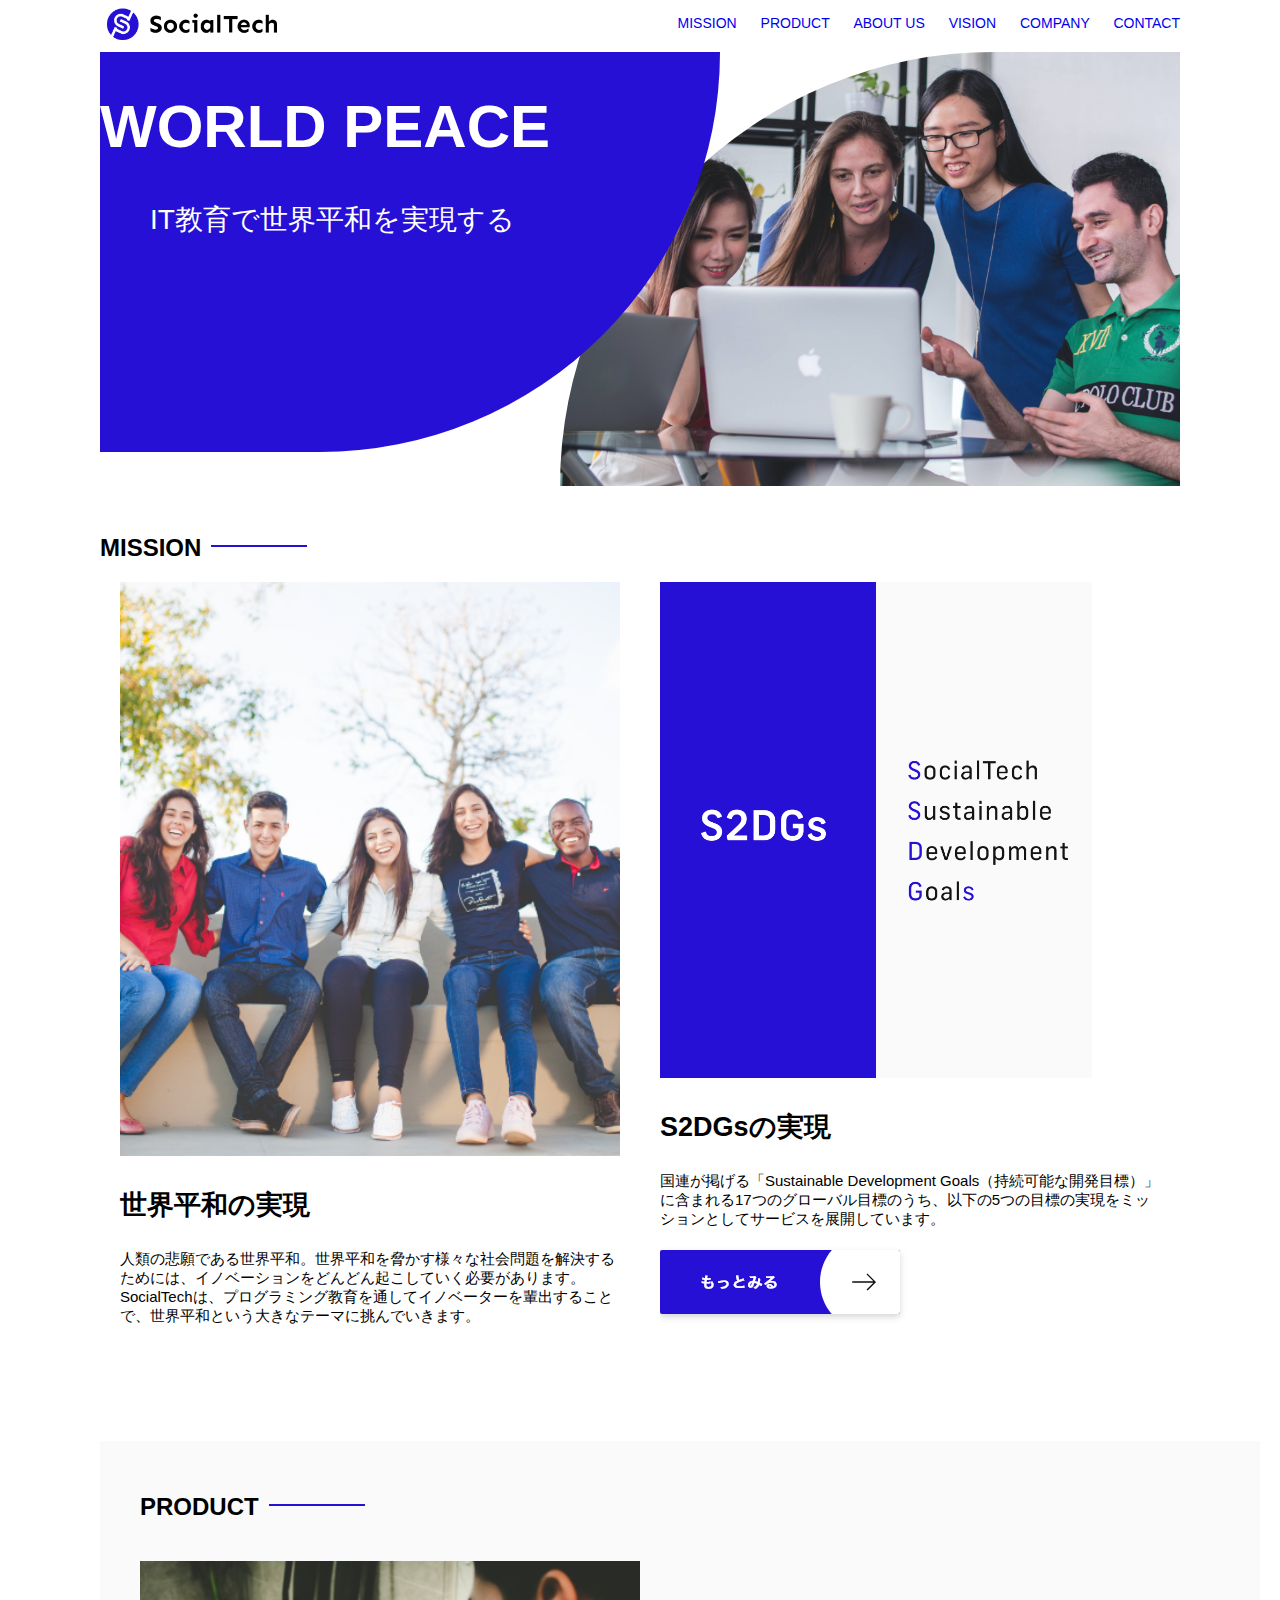
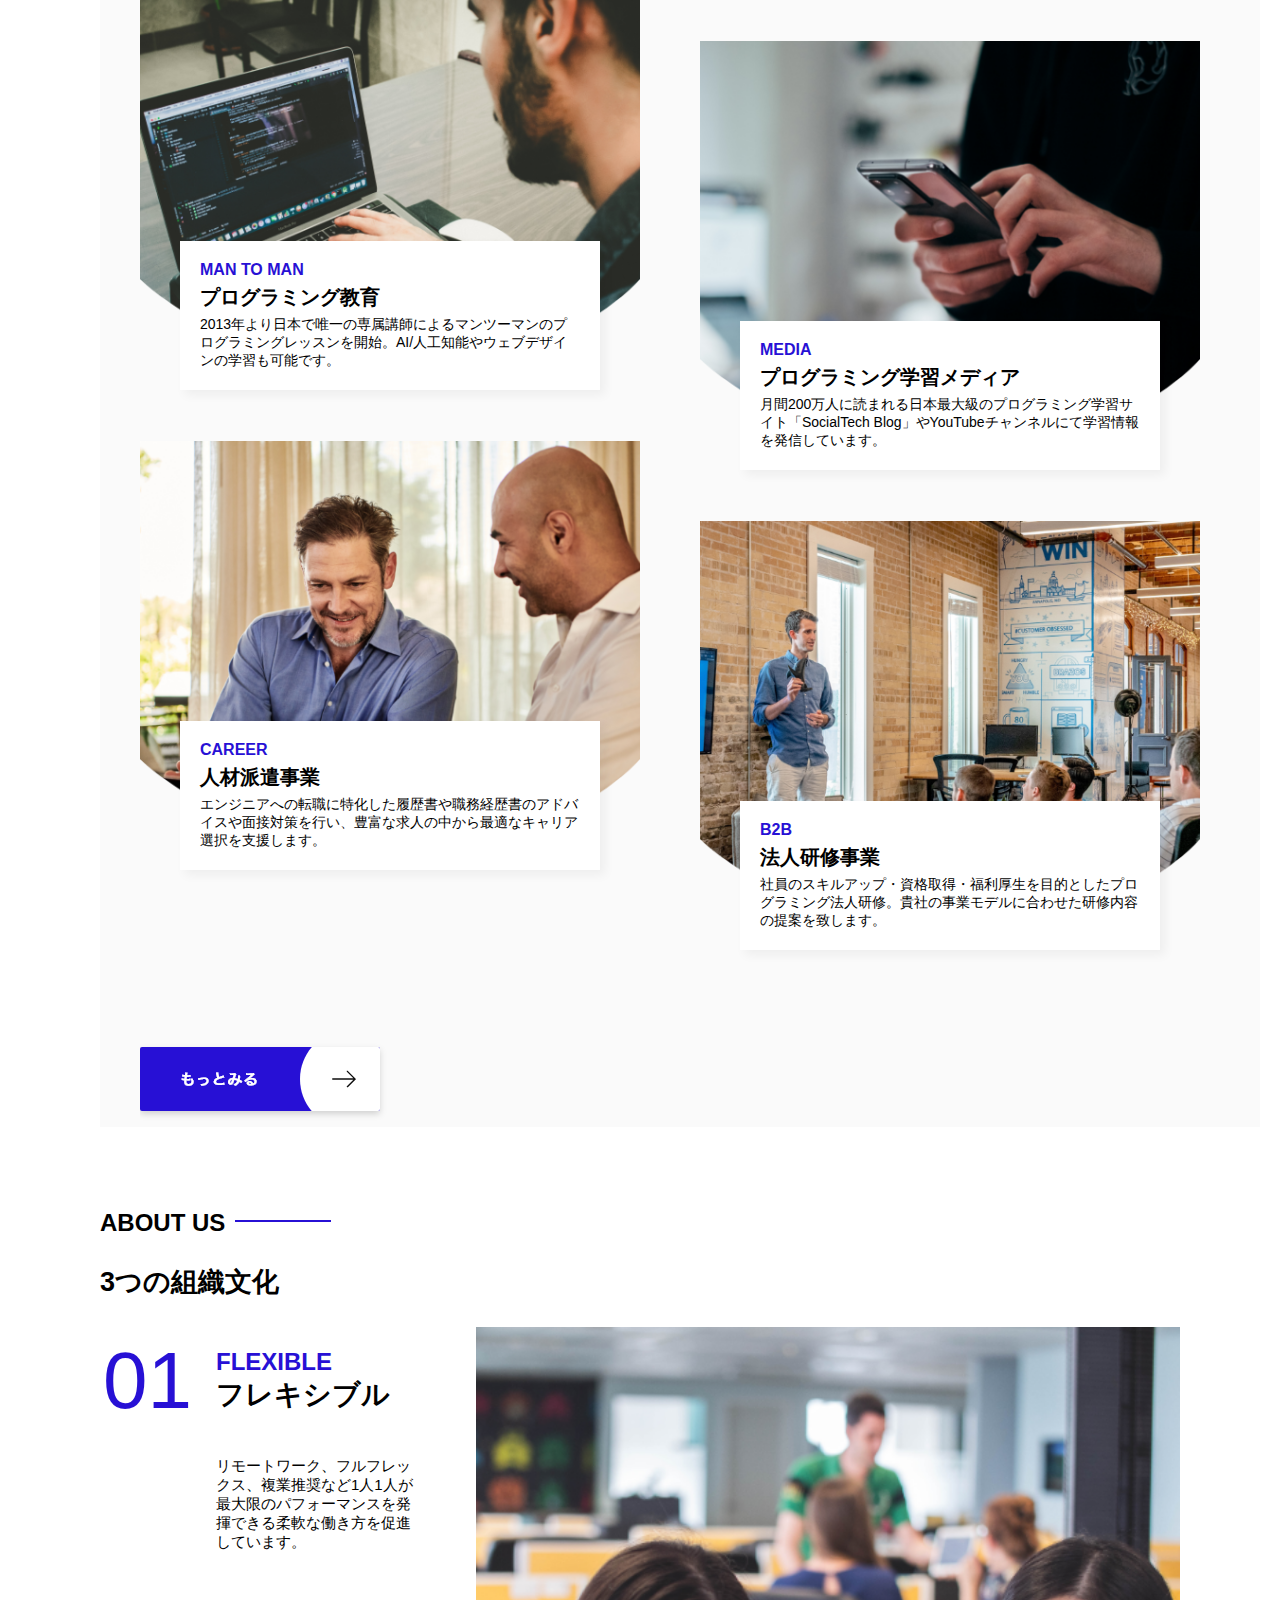
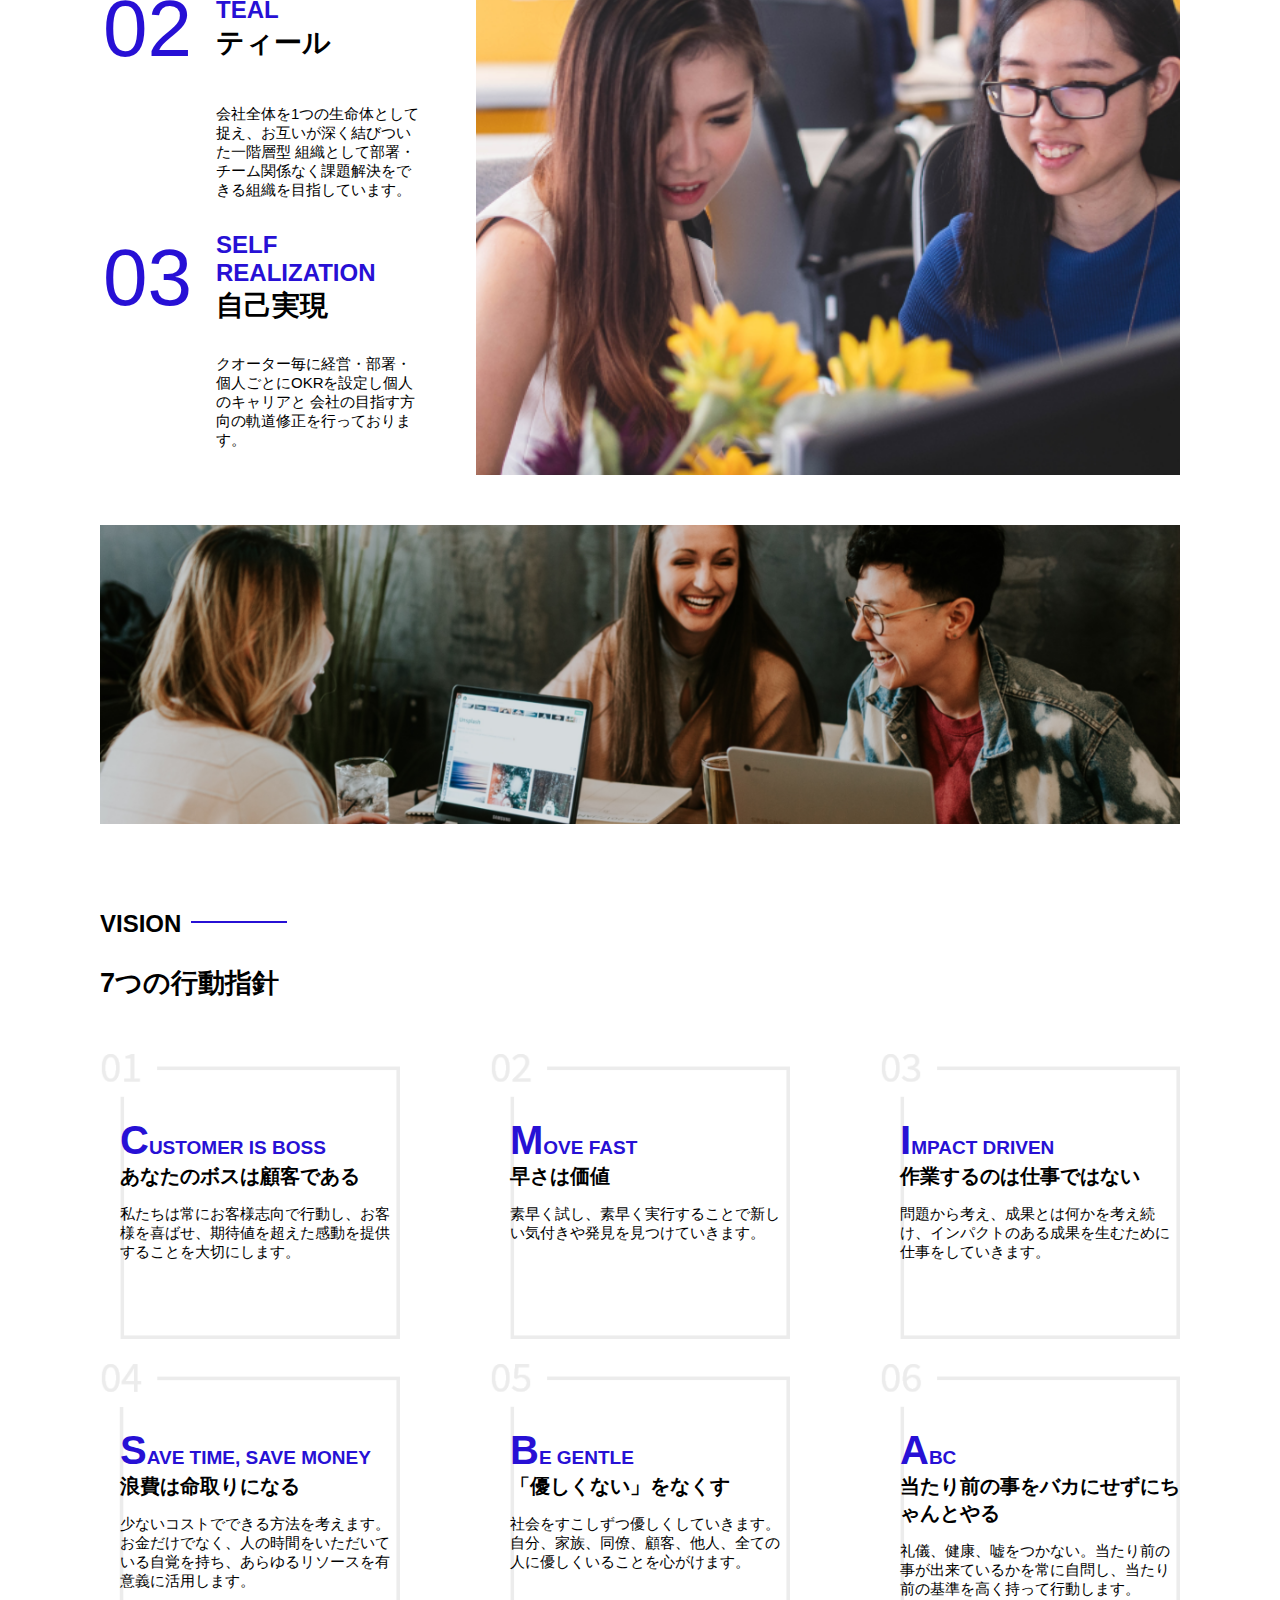
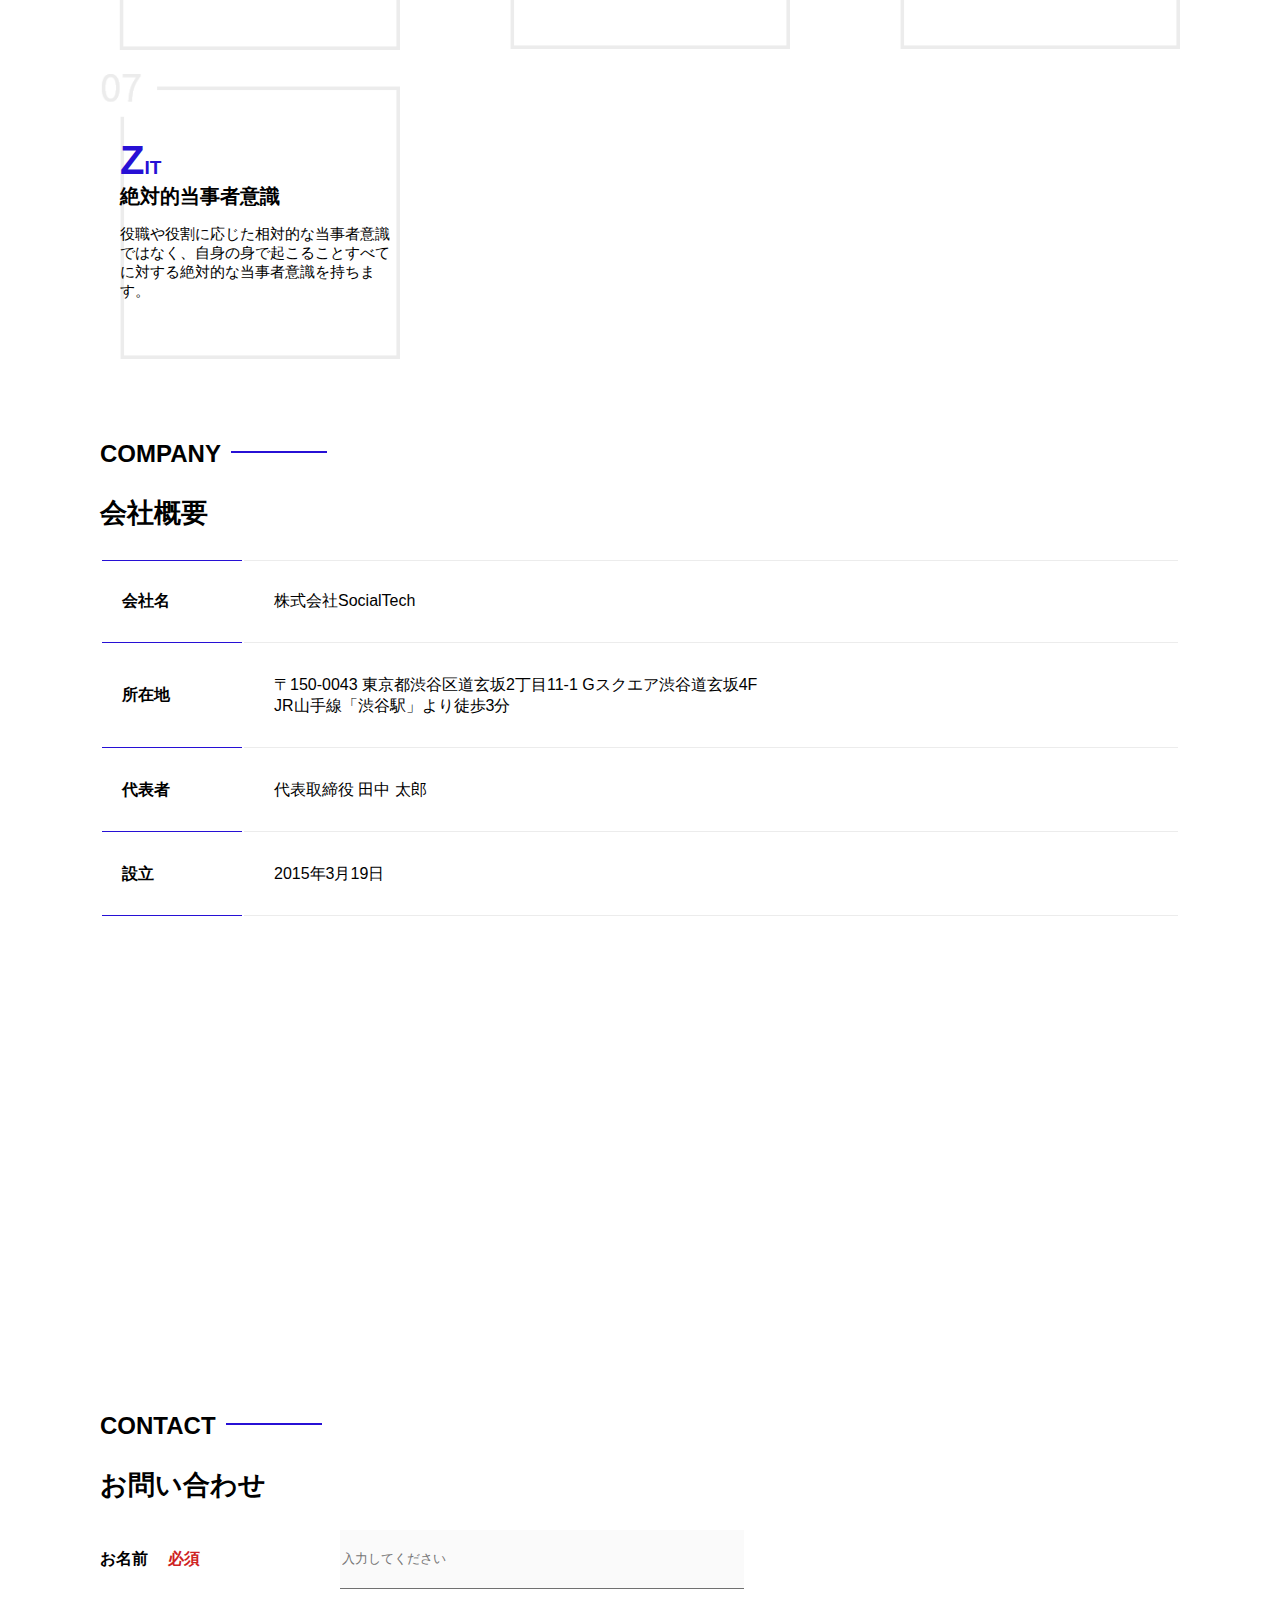
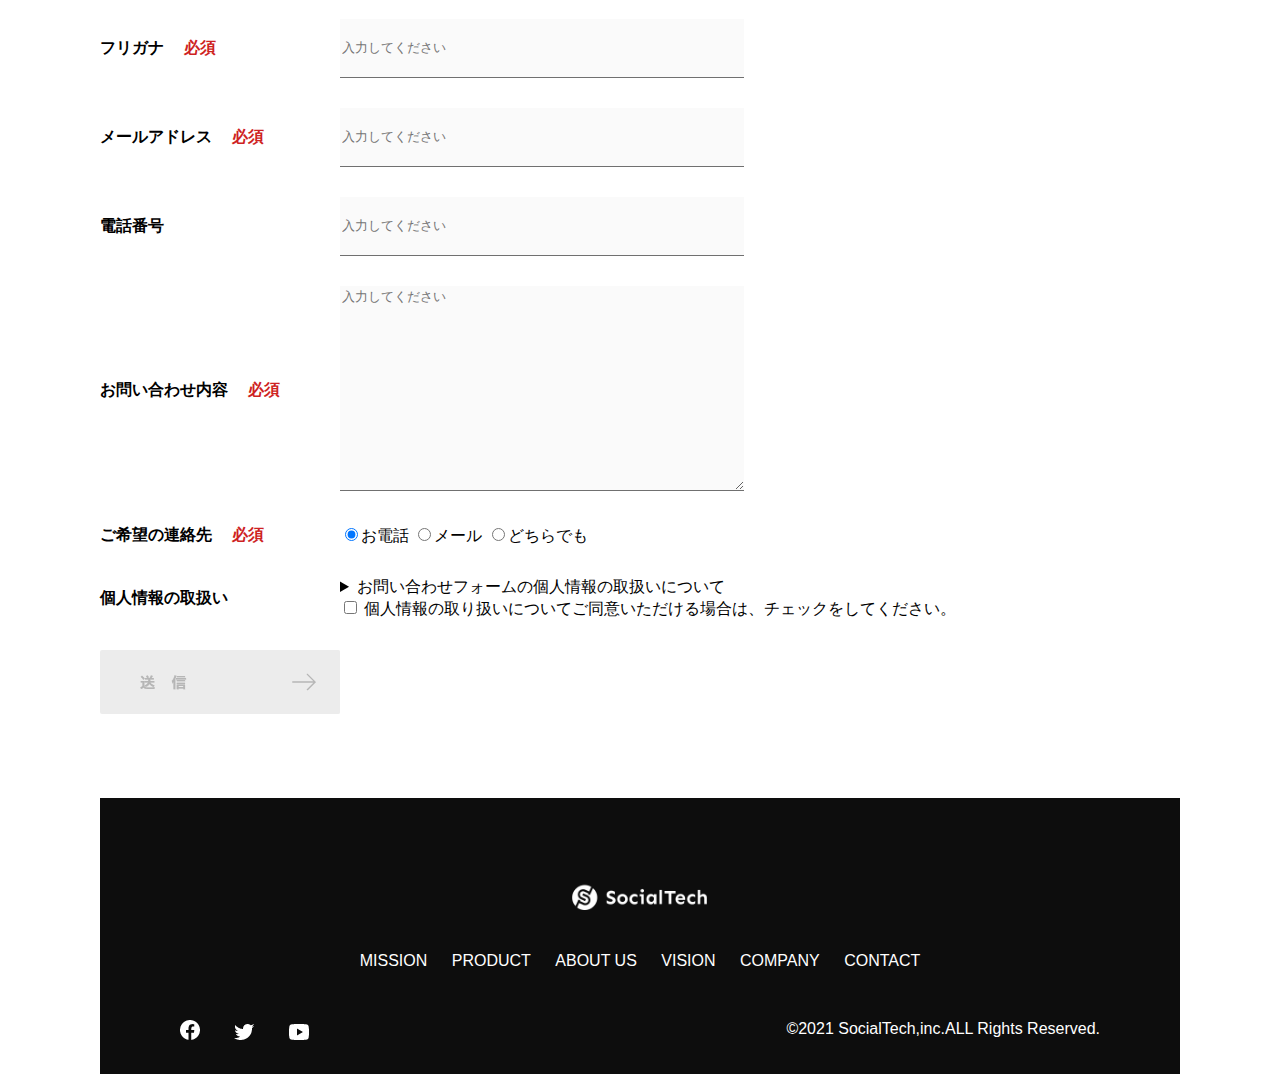
<file: index.html>
<!DOCtype html>
<html>
    <head>
        <title>SocialTech</title>
        <meta charset="utf-8">
        <meta name="description" content="SocialTechはEdtech業界のリーディングカンパニーを目指します">
        <meta name="viewport" content="width=device-width,initial-scale=1.0">
        <link rel="stylesheet" href="style.css">
        </style>
    </head>
    <body>
        <!--ヘッダー-->
        <header>
            <a  href="index.html" id="logo"><img src="images/logo.png"alt="トップページに戻る"></a>
            <!--PC用ナビゲーション-->
            <nav id="nav-pc">
                <a href="mission.html">MISSION</a>
                <a href="product.html">PRODUCT</a>
                <a href="index.html#aboutus">ABOUT US</a>
                <a href="index.html#vision">VISION</a>
                <a href="index.html#company">COMPANY</a>
                <a href="index.html#contact">CONTACT</a>
            </nav>
            <!--スマホ用メニューボタン-->
            <img id="menu-sp" src="images/button-menu.png" alt="ナビゲーションを開く" onclick="document.getElementById('nav-sp').style.display = 'block'">
            <!--スマホ用ナビゲーション-->
            <nav id="nav-sp">
                <img id="close" src="images/button-close.png" alt="ナビゲーションを閉じる" onclick="document.getElementById('nav-sp').style.display = 'none'">
                <a id="logo-sp" href="index.html" onclick="document.getElementById('nav-sp').style.display = 'none'"><img
                 src="images/logo-sp.png" alt="トップページに戻る"></a>
                <a class="menu" href="mission.html" onclick="document.getElementById('nav-sp').style.display = 'none'">MISSION</a>
                <a class="menu" href="product.html" onclick="document.getElementById('nav-sp').style.display = 'none'">PRODUCT</a>
                <a class="menu" href="index.html#aboutus" onclick="document.getElementById('nav-sp').style.display = 'none'">ABOUT US</a>
                <a class="menu" href="index.html#vision" onclick="document.getElementById('nav-sp').style.display = 'none'">VISION</a>
                <a class="menu" href="index.html#company" onclick="document.getElementById('nav-sp').style.display = 'none'">COMPANY</a>
                <a class="menu" href="index.html#contact" onclick="document.getElementById('nav-sp').style.display = 'none'">CONTACT</a>
                <div id="sns">
                    <a href="https://www.facebook.com/sejuku2013"><img src="images/button-facebook.png" alt="Facebookのリンク"></a>
                    <a href="https://twitter.com/samuraijuku"><img src="images/button-twitter.png" alt="Twitterのリンク"></a>
                    <a href="https://www.youtube.com/channel/UCCFOQO5aDK0xXam4cUQXT8g"><img src="images/button-youtube.png" alt="YouTubeのリンク"></a>
                </div>
            </nav>
        </header>
        <main>
            <article>
                <!--メインビジュアル-->
                <section id="main-visual">
                    <div id="main-massage">
                        <h1>WORLD PEACE</h1>
                        <p>IT教育で世界平和を実現する</p>
                    </div>
                    <img src="images/index/index-main.png" alt="PCに集まる多国籍の仲間たち">
                </section>
                <!--ミッション-->
                <section id="mission">
                    <h2 class="index-h2">MISSION</h2>
                    <div id="mission-flex">
                    <div>
                        <img id="mission-photo" src="images/index/index-mission.png" alt="屋外のベンチで写真を撮影する多国籍の仲間たち">
                        <h3>世界平和の実現</h3>
                        <p>
                            人類の悲願である世界平和。世界平和を脅かす様々な社会問題を解決するためには、イノベーションをどんどん起こしていく必要があります。SocialTechは、プログラミング教育を通してイノベーターを輩出することで、世界平和という大きなテーマに挑んでいきます。
                        </p>
                    </div>
                    <div>
                        <img id="s2dgs" src="images/index/s2dgs.png" alt="S2DGS">
                        <h3>S2DGsの実現</h3>
                        <p>国連が掲げる「Sustainable Development Goals（持続可能な開発目標）」に含まれる17つのグローバル目標のうち、以下の5つの目標の実現をミッションとしてサービスを展開しています。</p>
                        <a href="mission.html">
                            <img src="images/button-more.png" alt="もっとみる">
                        </a>
                    </div>
                    </div>
                </section>
                <!--プロダクト-->
                <section id="product">
                    <h2 class="index-h2">PRODUCT</h2>
                    <div>
                        <div id="product-left">
                            <div>
                                <img class="product-photo" src="images/index/index-mantoman.png" alt="PCでコードを書く男性">
                                <div class="product-explain">
                                    <span>MAN TO MAN</span>
                                    <h3>プログラミング教育</h3>
                                    <p>2013年より日本で唯一の専属講師によるマンツーマンのプログラミングレッスンを開始。AI/人工知能やウェブデザインの学習も可能です。</p>
                                </div>
                            </div>
                            <div>
                                <img class="product-photo" src="images/index/index-career.png" alt="笑顔で話し合う2人の男性">
                                <div class="product-explain">
                                    <span>CAREER</span>
                                    <h3>人材派遣事業</h3>
                                    <p>エンジニアへの転職に特化した履歴書や職務経歴書のアドバイスや面接対策を行い、豊富な求人の中から最適なキャリア選択を支援します。</p>
                                </div>
                            </div>
                        </div>
                        <div id="product-right">
                            <div>
                                <img class="product-photo" src="images/index/index-media.png" alt="スマートフォンを操作する人">
                                <div class="product-explain">
                                    <span>MEDIA</span>
                                    <h3>プログラミング学習メディア</h3>
                                    <p>月間200万人に読まれる日本最大級のプログラミング学習サイト「SocialTech Blog」やYouTubeチャンネルにて学習情報を発信しています。</p>
                                </div>
                            </div>
                            <div>
                                <img class="product-photo" src="images/index/index-b2b.png" alt="講演中の男性とそれを聴く人々">
                                <div class="product-explain">
                                    <span>B2B</span>
                                    <h3>法人研修事業</h3>
                                    <p>社員のスキルアップ・資格取得・福利厚生を目的としたプログラミング法人研修。貴社の事業モデルに合わせた研修内容の提案を致します。</p>
                                </div>
                            </div>
                        </div>
                    </div>
                    <div>
                        <a id="product-more" href="product.html">
                            <img src="images/button-more.png" alt="もっと見る">
                        </a>
                    </div>
                </section>
                <!--ABOUT US-->
                <section id="aboutus">
                    <h2 class="index-h2">ABOUT US</h2>
                    <h3>3つの組織文化</h3>
                    <div>
                        <table class="culture-table">
                            <tr>
                                <td>
                                    <span class="culture-num">01</span>
                                </td>
                                <td>
                                    <span class="culture-en">FLEXIBLE</span>
                                    <span class="culture-jp">フレキシブル</span>
                                </td>
                            </tr>
                            <tr>
                                <td>
                                    <!--空のセル-->
                                </td>
                                <td>
                                    <p class="culture-description">リモートワーク、フルフレックス、複業推奨など1人1人が最大限のパフォーマンスを発揮できる柔軟な働き方を促進しています。
                                    </p>
                                </td>
                            </tr>
                            <tr>
                                <td>
                                    <span class="culture-num">02</span>
                                </td>
                                <td>
                                    <span class="culture-en">TEAL</span>
                                    <span class="culture-jp">ティール</span>
                                </td>
                            </tr>
                            <tr>
                                <td>
                                    <!--空のセル-->
                                </td>
                                <td>
                                    <p class="culture-description">会社全体を1つの生命体として捉え、お互いが深く結びついた一階層型
                                        組織として部署・チーム関係なく課題解決をできる組織を目指しています。
                                    </p>
                                </td>
                            </tr>
                            <tr>
                                <td>
                                    <span class="culture-num">03</span>
                                </td>
                                <td>
                                    <span class="culture-en">SELF REALIZATION</span>
                                    <span class="culture-jp">自己実現</span>
                                </td>
                            </tr>
                            <tr>
                                <td>
                                    <!--空のセル-->
                                </td>
                                <td>
                                    <p class="culture-description">クオーター毎に経営・部署・個人ごとにOKRを設定し個人のキャリアと
                                        会社の目指す方向の軌道修正を行っております。
                                    </p>
                                </td>
                            </tr>
                        </table>
                        <img class="culture-img" src="images/index/index-aboutus1.png" alt="笑顔で話し合う2人の女性">
                    </div>
                    <img class="culture-img2" src="images/index/index-aboutus2.png" alt="笑顔で話し合う3人の男女">
                </section>
                <!--VISION-->
                <section id="vision">
                    <h2 class="index-h2">VISION</h2>
                    <h3>7つの行動指針</h3>
                    <div>
                        <div class="vision-box">
                            <img src="images/index/vision-01.png" alt="01">
                            <span>
                                <h4>CUSTOMER IS BOSS</h4>
                                <h5>あなたのボスは顧客である</h5>
                                <p>私たちは常にお客様志向で行動し、お客様を喜ばせ、期待値を超えた感動を提供することを大切にします。</p>
                            </span>
                        </div>
                        <div class="vision-box">
                            <img src="images/index/vision-02.png" alt="02">
                            <span>
                                <h4>MOVE FAST</h4>
                                <h5>早さは価値</h5>
                                <p>素早く試し、素早く実行することで新しい気付きや発見を見つけていきます。</p>
                            </span>
                        </div>
                        <div class="vision-box">
                            <img src="images/index/vision-03.png" alt="03">
                            <span>
                                <h4>IMPACT DRIVEN</h4>
                                <h5>作業するのは仕事ではない</h5>
                                <p>問題から考え、成果とは何かを考え続け、インパクトのある成果を生むために仕事をしていきます。</p>
                            </span>
                        </div>
                        <div class="vision-box">
                            <img src="images/index/vision-04.png" alt="04">
                            <span>
                                <h4>SAVE TIME, SAVE MONEY</h4>
                                <h5>浪費は命取りになる</h5>
                                <p>少ないコストでできる方法を考えます。お金だけでなく、人の時間をいただいている自覚を持ち、あらゆるリソースを有意義に活用します。</p>
                            </span>
                        </div>
                        <div class="vision-box">
                            <img src="images/index/vision-05.png" alt="05">
                            <span>
                                <h4>BE GENTLE</h4>
                                <h5>「優しくない」をなくす</h5>
                                <p>社会をすこしずつ優しくしていきます。自分、家族、同僚、顧客、他人、全ての人に優しくいることを心がけます。</p>
                            </span>
                        </div>
                        <div class="vision-box">
                            <img src="images/index/vision-06.png" alt="06">
                            <span>
                                <h4>ABC</h4>
                                <h5>当たり前の事をバカにせずにちゃんとやる</h5>
                                <p>礼儀、健康、嘘をつかない。当たり前の事が出来ているかを常に自問し、当たり前の基準を高く持って行動します。</p>
                            </span>
                        </div>
                        <div class="vision-box">
                            <img src="images/index/vision-07.png" alt="07">
                            <span>
                                <h4>ZIT</h4>
                                <h5>絶対的当事者意識</h5>
                                <p>役職や役割に応じた相対的な当事者意識ではなく、自身の身で起こることすべてに対する絶対的な当事者意識を持ちます。</p>
                            </span>
                        </div>
                    </div>
                </section>
                <!--COMPANY-->
                <section id="company">
                    <h2 class="index-h2">COMPANY</h2>
                    <h3>会社概要</h3>
                    <table id="company-table">
                        <tr>
                            <th class="tableheader-first">会社名</th>
                            <td class="cell-first">株式会社SocialTech</td>
                        </tr>
                        <tr>
                            <th class="tableheader">所在地</th>
                            <td class="cell">〒150-0043 東京都渋谷区道玄坂2丁目11-1 Gスクエア渋谷道玄坂4F<br>JR山手線「渋谷駅」より徒歩3分</td>
                        </tr>
                        <tr>
                            <th class="tableheader">代表者</th>
                            <td class="cell">代表取締役 田中 太郎</td>
                        </tr>
                        <tr>
                            <th class="tableheader">設立</th>
                            <td class="cell">2015年3月19日</td>
                        </tr>
                    </table>
                        <iframe src="https://www.google.com/maps/embed?pb=!1m18!1m12!1m3!1d3241.7808460056945!2d139.69400931436124!3d35.65777073886741!2m3!1f0!2f0!3f0!3m2!1i1024!2i768!4f13.1!3m3!1m2!1s0x60188be0535d9a81%3A0xb09a6e9018e3debd!2z44CSMTUwLTAwNDMg5p2x5Lqs6YO95riL6LC35Yy66YGT546E5Z2C77yS5LiB55uu77yR77yR4oiS77yR!5e0!3m2!1sja!2sjp!4v1680729330229!5m2!1sja!2sjp" width="600" height="450"
                         style="border:0;" allowfullscreen="" loading="lazy" referrerpolicy="no-referrer-when-downgrade">
                        </iframe>
                </section>
                <!--CONTACT-->
                <section id="contact">
                    <h2 class="index-h2">CONTACT</h2>
                    <h3>お問い合わせ</h3>
                    <!--STATIC FORMのフォームタグ-->
                    <form action="https://api.staticforms.xyz/submit" method="post">
                        <input type="text" name="honeypot" style="display:none">
                        <!--STATIC FORMのアクセスキー-->
                        <input type="hidden" name="accessKey" value="2756497b-efce-41b8-82ea-352f5398cb96">
                        <!--メールのタイトル-->
                        <input type="hidden" name="subject" value="Webサイトからお問い合わせがありました" />
                        <!--送信先のメールアドレスをVALUEに設定する-->
                        <input type="hidden" name="replyTo" value="koppepqn.love@gmail.com">
                        <!--redirectTOのURLは公開後のURLへリンクする-->
                        <input type="hidden" name="redirectTo" value="">
                        <div>
                            <div class="contact-heading">
                                <label class="contact-label">お名前<span class="contact-span">必須</span> </label>
                            </div>
                            <div class="contact-form">
                                <input type="text" name="name" placeholder="入力してください" class="contact-textbox">
                            </div>
                        </div>
                        <div>
                            <div class="contact-heading">
                                <label class="contact-label">フリガナ<span class="contact-span">必須</span></label>
                            </div>
                            <div>
                                <input type="text" name="FURIGANA" placeholder="入力してください" class="contact-textbox">
                            </div>
                        </div>
                        <div>
                            <div class="contact-heading">
                                <label class="contact-label">メールアドレス<span class="contact-span">必須</span></label>
                            </div>
                            <div>
                                <input type="text" name="email" placeholder="入力してください" class="contact-textbox">
                            </div>
                        </div>
                        <div>
                            <div class="contact-heading">
                                <label class="contact-label">電話番号</label>
                            </div>
                            <div>
                                <input type="text" name="tel" placeholder="入力してください" class="contact-textbox">
                            </div>
                        </div>
                        <div>
                            <div class="contact-heading">
                                <label class="contact-label">お問い合わせ内容<span class="contact-span">必須</span></label>
                            </div>
                            <div>
                                <textarea class="contact-textarea" placeholder="入力してください" name="message"></textarea>
                            </div>
                        </div>
                        <div>
                            <div class="contact-heading">
                                <label class="contact-label">ご希望の連絡先<span class="contact-span">必須</span></label>
                            </div>
                        <div>
                            <input class="radiobutton" type="radio" value="tel" name="contact" checked><label>お電話</label>
                            <input class="radiobutton" type="radio" value="mail" name="contact"><label>メール</label>
                            <input class="radiobutton" type="radio" value="both" name="contact"><label>どちらでも</label>
                        </div>
                        </div>
                        <div>
                            <div class="contact-heading">
                                <label class="contact-label">個人情報の取扱い</label>
                            </div>
                            <div>
                                <details>
                                    <summary>お問い合わせフォームの個人情報の取扱いについて</summary>
                                    <div>
                                        <span>１．組織の名称又は氏名</span><br>
                                        株式会社SocialTech<br><br>
                                        <span>２．個人情報保護管理者（若しくはその代理人）の氏名又は職名、所属及び連絡先
                                        鈴木 一郎 コーポレート部</span><br>
                                        メールアドレス：support@socialtech.net<br>
                                        TEL：03-xxxx-xxxx<br>
                                        <span>３．個人情報の利用目的</span><br>
                                        ・本サービス及び本サービスに関連する情報の提供又はそれらに関する連絡のため<br>
                                        ・ユーザーの本人確認のため<br>
                                        ・当社サービスのご案内のため<br>
                                        ・当社の商品等の広告または宣伝（電子メールによるものを含むものとします。）<br><br>
                                        <span>４．個人情報の取り扱い業務の委託</span><br>
                                        個人情報の取扱業務の全部または一部を外部に業務委託する場合があります。<br>
                                        の際、弊社は、個人情報を適切に保護できる管理体制を敷き実行していることを条件として<br>
                                        委託先を厳選したうえで、機密保持契約を委託先と締結し、お客様の個人情報を厳密に管理させます。<br><br>
                                        <span>．個人情報の開示等の請求</span><br>
                                        お客様は、弊社に対してご自身の個人情報の開示等（利用目的の通知、開示、内容の訂正・追加・削除、利用の停止または消去、第三者への提供の停止）に関して、当社問合わせ窓口に申し出ることができます。<br>
                                        その際、弊社はお客様ご本人を確認させていただいたうえで、合理的な期間内に対応いたします。<br><br>
                                        なお、個人情報に関する弊社問合わせ先は、次の通りです。<br><br>
                                        株式会社SocialTech　個人情報問合せ窓口<br>
                                        〒150-0043　東京都渋谷区道玄坂2丁目11-1 Ｇスクエア渋谷道玄坂 4F<br>
                                        メールアドレス：support@socialtech.net　TEL：03-xxxx-xxxx<br><br>
                                        <span>6．個人情報を提供されることの任意性について</span><br><br>
                                        お客様がご自身の個人情報を弊社に提供されるか否かは、お客様のご判断によりますが、もしご提供されない場合には、適切なサービスが提供できない場合がありますので予めご了承ください。
                                    </div>
                                </details>
                                <input type="checkbox" name="agree">
                                <span>個人情報の取り扱いについてご同意いただける場合は、チェックをしてください。</span>
                            </div>
                        </div>
                        <input type="image" src="images/button-submit.png" alt="送信する">
                    </form>
                </section>
            </article>
            <footer>
                <div id="footer-logo">
                    <img src="images/logo-sp.png" alt="SocialTech">
                </div>
                <div id="footer-link">
                    <a href="mission.html">MISSION</a>
                    <a href="product.html">PRODUCT</a>
                    <a href="index.html#aboutus">ABOUT US</a>
                    <a href="index.html#vision">VISION</a>
                    <a href="index.html#company">COMPANY</a>
                    <a href="index.html#contact">CONTACT</a>
                </div>
                <div id="sns-footer">
                    <a href="https://www.facebook.com/sejuku2013"><img src="images/button-facebook.png" alt="Facebookのリンク"></a>
                    <a href="https://twitter.com/samuraijuku"><img src="images/button-twitter.png" alt="Twitterのリンク"></a>
                    <a href="https://www.youtube.com/channel/UCCFOQO5aDK0xXam4cUQXT8g"><img src="images/button-youtube.png" alt="YouTubeのリンク"></a>
                <span id="copyright">&copy;2021 SocialTech,inc.ALL Rights Reserved. </span>
                </div>
            </footer>
        </main>
    </body>
</html>
</file>
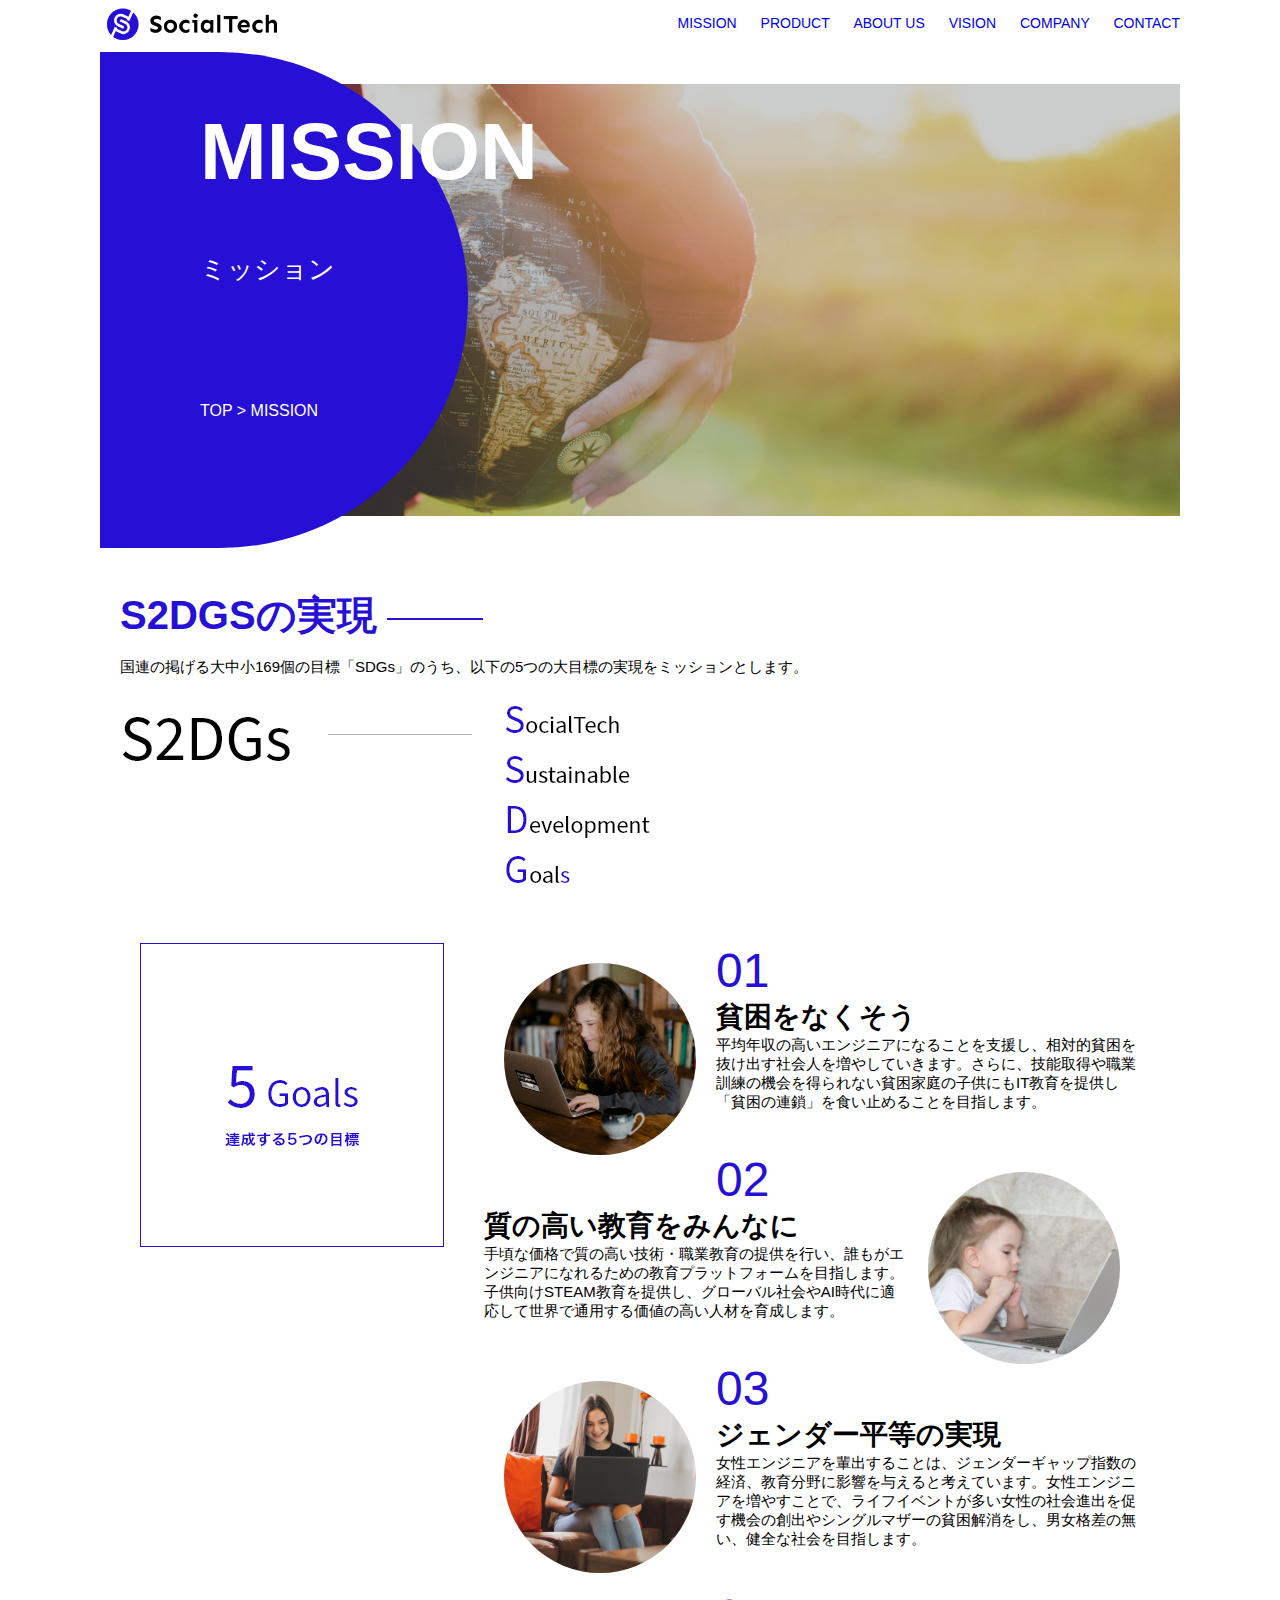
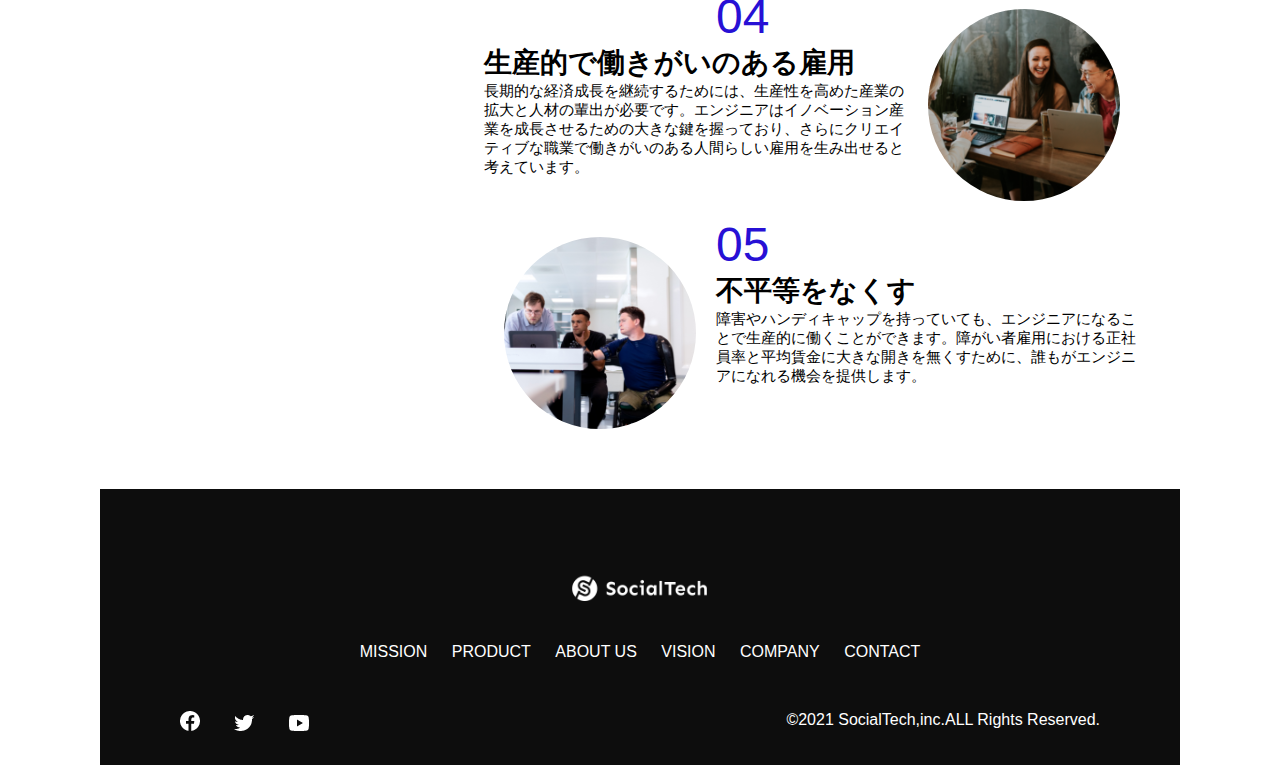
<file: mission.html>
<!DOCtype html>
<html>
    <head>
        <title>SocialTech - MISSION ミッション -</title>
        <meta charset="utf-8">
        <meta name="description" content="SocialTechが目指す５つの目標（S２DGS）を紹介します">
        <meta name="viewport" content="width=device-width,initial-scale=1.0">
        <link rel="stylesheet" href="style.css">
    </head>
    <body>
        <!--ヘッダー-->
        <header>
            <a  href="index.html" id="logo"><img src="images/logo.png"alt="トップページに戻る"></a>
            <!--PC用ナビゲーション-->
            <nav id="nav-pc">
                <a href="mission.html">MISSION</a>
                <a href="product.html">PRODUCT</a>
                <a href="index.html#aboutus">ABOUT US</a>
                <a href="index.html#vision">VISION</a>
                <a href="index.html#company">COMPANY</a>
                <a href="index.html#contact">CONTACT</a>
            </nav>
            <!--スマホ用メニューボタン-->
            <img id="menu-sp" src="images/button-menu.png" alt="ナビゲーションを開く" onclick="document.getElementById('nav-sp').style.display = 'block'">
            <!--スマホ用ナビゲーション-->
            <nav id="nav-sp">
                <img id="close" src="images/button-close.png" alt="ナビゲーションを閉じる" onclick="document.getElementById('nav-sp').style.display = 'none'">
                <a id="logo-sp" href="index.html" onclick="document.getElementById('nav-sp').style.display = 'none'"><img
                 src="images/logo-sp.png" alt="トップページに戻る"></a>
                <a class="menu" href="mission.html" onclick="document.getElementById('nav-sp').style.display = 'none'">MISSION</a>
                <a class="menu" href="product.html" onclick="document.getElementById('nav-sp').style.display = 'none'">PRODUCT</a>
                <a class="menu" href="index.html#aboutus" onclick="document.getElementById('nav-sp').style.display = 'none'">ABOUT US</a>
                <a class="menu" href="index.html#vision" onclick="document.getElementById('nav-sp').style.display = 'none'">VISION</a>
                <a class="menu" href="index.html#company" onclick="document.getElementById('nav-sp').style.display = 'none'">COMPANY</a>
                <a class="menu" href="index.html#contact" onclick="document.getElementById('nav-sp').style.display = 'none'">CONTACT</a>
                <div id="sns">
                    <a href="https://www.facebook.com/sejuku2013"><img src="images/button-facebook.png" alt="Facebookのリンク"></a>
                    <a href="https://twitter.com/samuraijuku"><img src="images/button-twitter.png" alt="Twitterのリンク"></a>
                    <a href="https://www.youtube.com/channel/UCCFOQO5aDK0xXam4cUQXT8g"><img src="images/button-youtube.png" alt="YouTubeのリンク"></a>
                </div>
            </nav>
        </header>
        <main>
            <article>
                <section id="mission-main">
                    <div id="mission-title">
                        <h1>MISSION</h1>
                        <span>ミッション</span>
                        <div>TOP > MISSION</div>
                    </div>
                </section>
                <section id="mission-s2dgs">
                    <h2 class="mission-h2">S2DGSの実現</h2>
                    <p>国連の掲げる大中小169個の目標「SDGs」のうち、以下の5つの大目標の実現をミッションとします。</p>
                    <img src="images/mission/mission-s2dgs.png" alt="S2DGS">
                </section>
                <section id="mission-5goals">
                    <div>
                        <img id="s2dgs-image" src="images/mission/mission-5goals.png" alt="5Goals">
                    </div>
                    <div>
                        <div>
                            <img class="fivegoals-image-left" src="images/mission/mission-5goals01.png" alt="PCを操作する女の子">
                            <span class="fivegoals-number">01</span>
                            <h3 class="fivegoals-h3">貧困をなくそう</h3>
                            <p class="fivegoals-p">
                                平均年収の高いエンジニアになることを支援し、相対的貧困を抜け出す社会人を増やしていきます。さらに、技能取得や職業訓練の機会を得られない貧困家庭の子供にもIT教育を提供し「貧困の連鎖」を食い止めることを目指します。
                            </p>
                        </div>

                        <div>
                            <img class="fivegoals-image-right" src="images/mission/mission-5goals02.png" alt="PCを見つめる小さい女の子">
                            <span class="fivegoals-number">02</span>
                            <h3 class="fivegoals-h3">質の高い教育をみんなに</h3>
                            <p class="fivegoals-p">
                                手頃な価格で質の高い技術・職業教育の提供を行い、誰もがエンジニアになれるための教育プラットフォームを目指します。子供向けSTEAM教育を提供し、グローバル社会やAI時代に適応して世界で通用する価値の高い人材を育成します。
                            </p>
                        </div>
                        <div>
                            <img class="fivegoals-image-left" src="images/mission/mission-5goals03.png" alt="PCを操作する女性">
                            <span class="fivegoals-number">03</span>
                            <h3 class="fivegoals-h3">ジェンダー平等の実現</h3>
                            <p class="fivegoals-p">
                                女性エンジニアを輩出することは、ジェンダーギャップ指数の経済、教育分野に影響を与えると考えています。女性エンジニアを増やすことで、ライフイベントが多い女性の社会進出を促す機会の創出やシングルマザーの貧困解消をし、男女格差の無い、健全な社会を目指します。
                            </p>
                        </div>

                        <div>
                            <img class="fivegoals-image-right" src="images/mission/mission-5goals04.png" alt="笑顔で話し合う3人の男女">
                            <span class="fivegoals-number">04</span>
                            <h3 class="fivegoals-h3">生産的で働きがいのある雇用</h3>
                            <p class="fivegoals-p">
                                長期的な経済成長を継続するためには、生産性を高めた産業の拡大と人材の輩出が必要です。エンジニアはイノベーション産業を成長させるための大きな鍵を握っており、さらにクリエイティブな職業で働きがいのある人間らしい雇用を生み出せると考えています。
                            </p>
                        </div>

                        <div>
                            <img class="fivegoals-image-left" src="images/mission/mission-5goals05.png" alt="障害を持つ男性が生き生きと働く様子">
                            <span class="fivegoals-number">05</span>
                            <h3 class="fivegoals-h3">不平等をなくす</h3>
                            <p class="fivegoals-p">
                                障害やハンディキャップを持っていても、エンジニアになることで生産的に働くことができます。障がい者雇用における正社員率と平均賃金に大きな開きを無くすために、誰もがエンジニアになれる機会を提供します。
                            </p>
                        </div>

                    </div>
                </section>
            </article>
            <footer>
                <div id="footer-logo">
                    <img src="images/logo-sp.png" alt="SocialTech">
                </div>
                <div id="footer-link">
                    <a href="mission.html">MISSION</a>
                    <a href="product.html">PRODUCT</a>
                    <a href="index.html#aboutus">ABOUT US</a>
                    <a href="index.html#vision">VISION</a>
                    <a href="index.html#company">COMPANY</a>
                    <a href="index.html#contact">CONTACT</a>
                </div>
                <div id="sns-footer">
                    <a href="https://www.facebook.com/sejuku2013"><img src="images/button-facebook.png" alt="Facebookのリンク"></a>
                    <a href="https://twitter.com/samuraijuku"><img src="images/button-twitter.png" alt="Twitterのリンク"></a>
                    <a href="https://www.youtube.com/channel/UCCFOQO5aDK0xXam4cUQXT8g"><img src="images/button-youtube.png" alt="YouTubeのリンク"></a>
                <span id="copyright">&copy;2021 SocialTech,inc.ALL Rights Reserved. </span>
                </div>
            </footer>
        </main>
    </body>
</html>
</file>
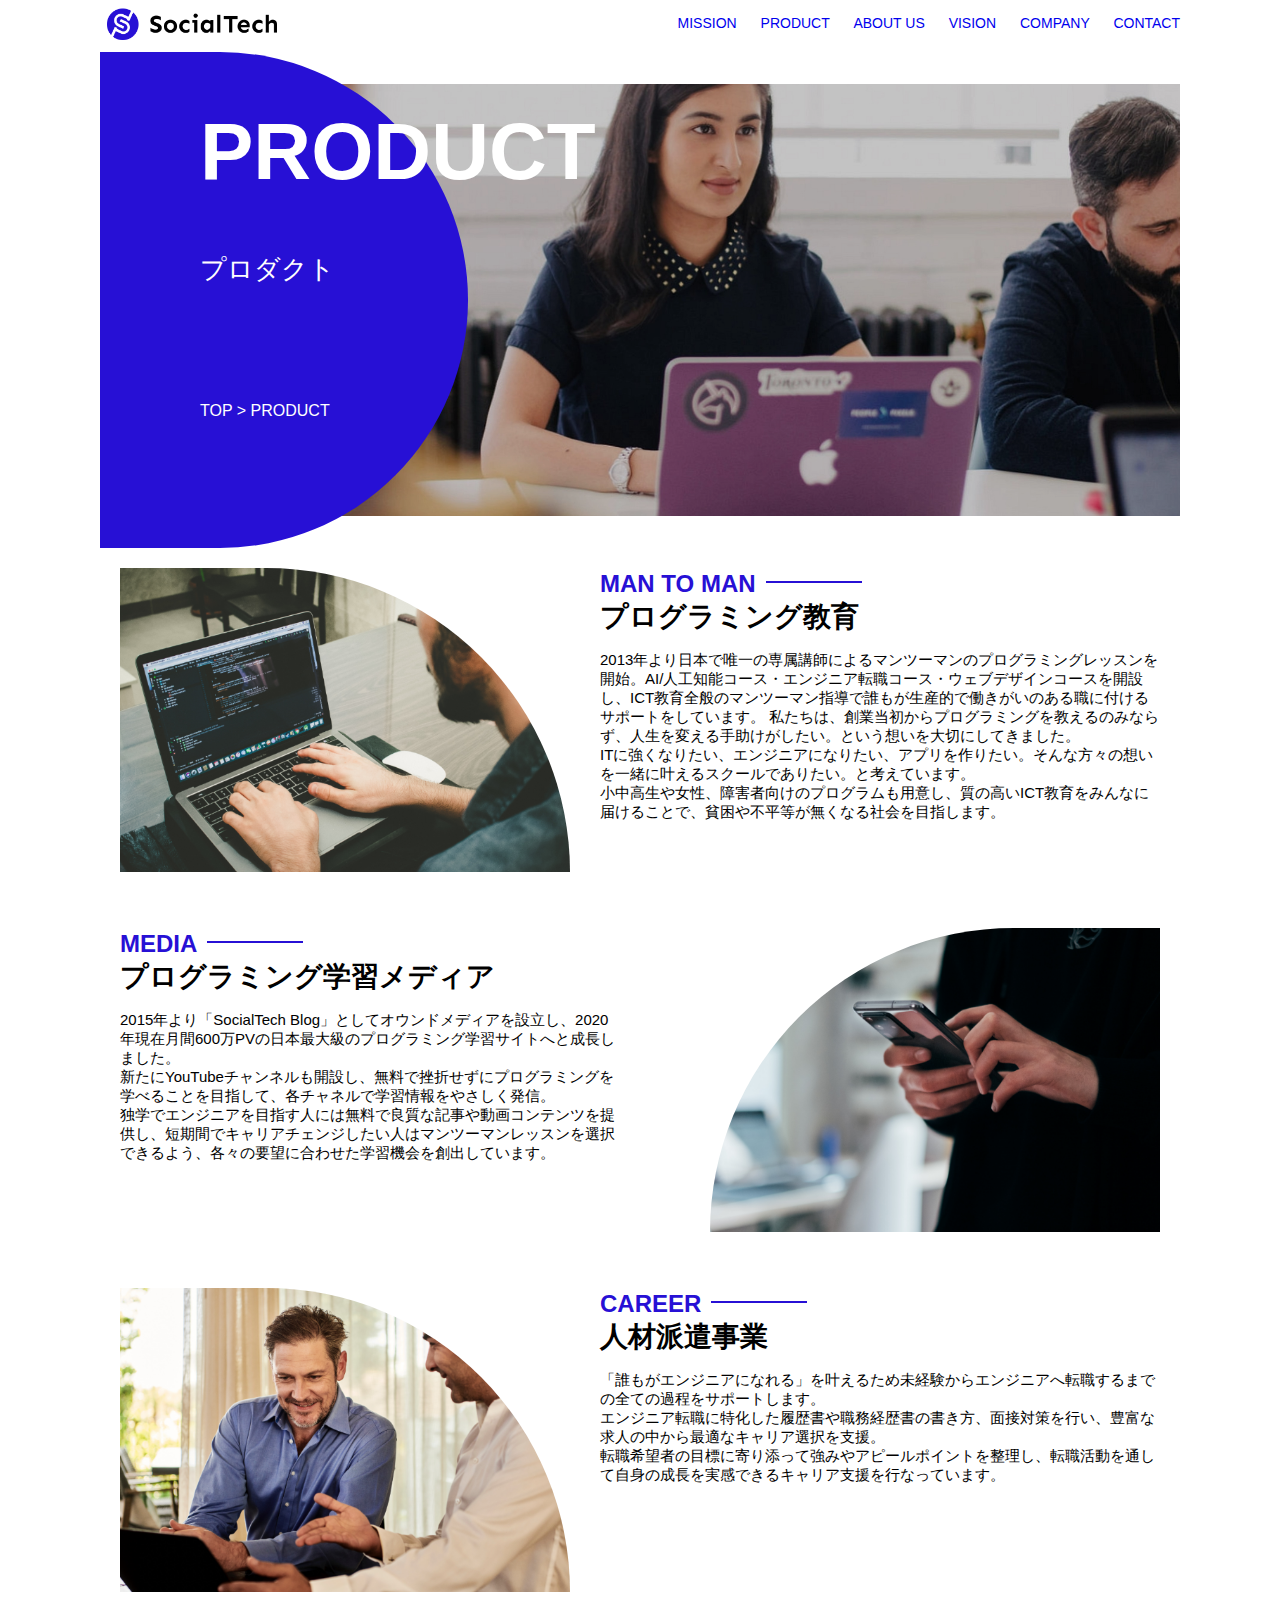
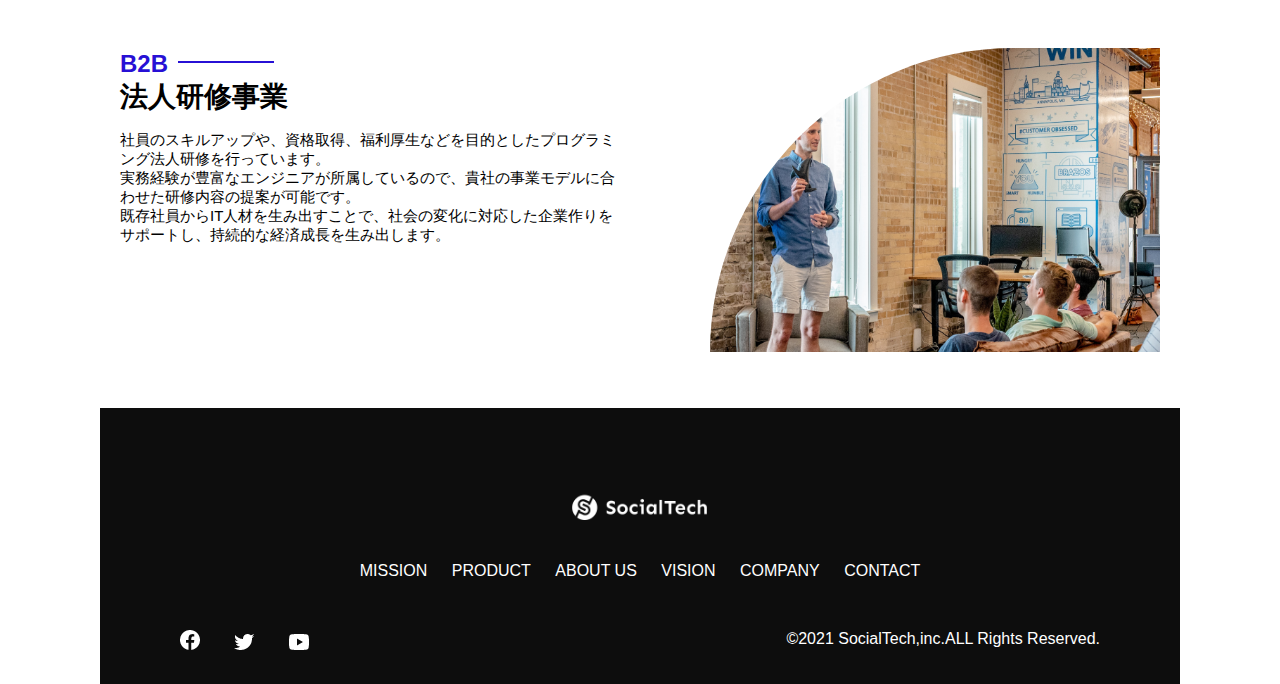
<file: product.html>
<!DOCtype html>
<html>
    <head>
        <title>SocialTech -PRDUCT プロダクト-</title>
        <meta charset="utf-8">
        <meta name="description" content="SocialTechの４つのプロダクトを紹介します">
        <meta name="viewport" content="width=device-width,initial-scale=1.0">
        <link rel="stylesheet" href="style.css">
    </head>
    <body>
        <!--ヘッダー-->
        <header>
            <a  href="index.html" id="logo"><img src="images/logo.png"alt="トップページに戻る"></a>
            <!--PC用ナビゲーション-->
            <nav id="nav-pc">
                <a href="mission.html">MISSION</a>
                <a href="product.html">PRODUCT</a>
                <a href="index.html#aboutus">ABOUT US</a>
                <a href="index.html#vision">VISION</a>
                <a href="index.html#company">COMPANY</a>
                <a href="index.html#contact">CONTACT</a>
            </nav>
            <!--スマホ用メニューボタン-->
            <img id="menu-sp" src="images/button-menu.png" alt="ナビゲーションを開く" onclick="document.getElementById('nav-sp').style.display = 'block'">
            <!--スマホ用ナビゲーション-->
            <nav id="nav-sp">
                <img id="close" src="images/button-close.png" alt="ナビゲーションを閉じる" onclick="document.getElementById('nav-sp').style.display = 'none'">
                <a id="logo-sp" href="index.html" onclick="document.getElementById('nav-sp').style.display = 'none'"><img
                 src="images/logo-sp.png" alt="トップページに戻る"></a>
                <a class="menu" href="mission.html" onclick="document.getElementById('nav-sp').style.display = 'none'">MISSION</a>
                <a class="menu" href="product.html" onclick="document.getElementById('nav-sp').style.display = 'none'">PRODUCT</a>
                <a class="menu" href="index.html#aboutus" onclick="document.getElementById('nav-sp').style.display = 'none'">ABOUT US</a>
                <a class="menu" href="index.html#vision" onclick="document.getElementById('nav-sp').style.display = 'none'">VISION</a>
                <a class="menu" href="index.html#company" onclick="document.getElementById('nav-sp').style.display = 'none'">COMPANY</a>
                <a class="menu" href="index.html#contact" onclick="document.getElementById('nav-sp').style.display = 'none'">CONTACT</a>
                <div id="sns">
                    <a href="https://www.facebook.com/sejuku2013"><img src="images/button-facebook.png" alt="Facebookのリンク"></a>
                    <a href="https://twitter.com/samuraijuku"><img src="images/button-twitter.png" alt="Twitterのリンク"></a>
                    <a href="https://www.youtube.com/channel/UCCFOQO5aDK0xXam4cUQXT8g"><img src="images/button-youtube.png" alt="YouTubeのリンク"></a>
                </div>
            </nav>
        </header>
        <main>
            <article>
                <section id="product-main">
                    <div id="product-title">
                        <h1>PRODUCT</h1>
                        <span>プロダクト</span>
                        <div>TOP > PRODUCT</div>
                    </div>
                </section>
                <section class="product-section1">
                    <img src="images/product/product-mantoman.png" alt="PCでコードを書く男性">
                    <div>
                        <h2 class="product-h2">MAN TO MAN</h2>
                        <h3 class="product-h3">プログラミング教育</h3>
                        <p>
                            2013年より日本で唯一の専属講師によるマンツーマンのプログラミングレッスンを開始。AI/人工知能コース・エンジニア転職コース・ウェブデザインコースを開設し、ICT教育全般のマンツーマン指導で誰もが生産的で働きがいのある職に付けるサポートをしています。
                            私たちは、創業当初からプログラミングを教えるのみならず、人生を変える手助けがしたい。という想いを大切にしてきました。<br>ITに強くなりたい、エンジニアになりたい、アプリを作りたい。そんな方々の想いを一緒に叶えるスクールでありたい。と考えています。<br>小中高生や女性、障害者向けのプログラムも用意し、質の高いICT教育をみんなに届けることで、貧困や不平等が無くなる社会を目指します。
                        </p>
                    </div>
                </section>
                <section class="product-section2"> 
                    <div>
                        <h2 class="product-h2">MEDIA</h2>
                        <h3 class="product-h3">プログラミング学習メディア</h3>
                        <p>2015年より「SocialTech
                            Blog」としてオウンドメディアを設立し、2020年現在月間600万PVの日本最大級のプログラミング学習サイトへと成長しました。<br>新たにYouTubeチャンネルも開設し、無料で挫折せずにプログラミングを学べることを目指して、各チャネルで学習情報をやさしく発信。<br>独学でエンジニアを目指す人には無料で良質な記事や動画コンテンツを提供し、短期間でキャリアチェンジしたい人はマンツーマンレッスンを選択できるよう、各々の要望に合わせた学習機会を創出しています。   
                        </p>
                    </div>
                    <img src="images/product/product-media.png" alt="スマートフォンを操作する人">
                </section>
                <section class="product-section1">
                    <img src="images/product/product-career.png" alt="笑顔で話し合う2人の男性">
                    <div>
                        <h2 class="product-h2">CAREER</h2>
                        <h3 class="product-h3">人材派遣事業</h3>
                        <p>
                            「誰もがエンジニアになれる」を叶えるため未経験からエンジニアへ転職するまでの全ての過程をサポートします。<br>エンジニア転職に特化した履歴書や職務経歴書の書き方、面接対策を行い、豊富な求人の中から最適なキャリア選択を支援。<br>転職希望者の目標に寄り添って強みやアピールポイントを整理し、転職活動を通して自身の成長を実感できるキャリア支援を行なっています。<br>
                        </p>
                    </div>
                </section>
                <section class="product-section2"> 
                    <div>
                        <h2 class="product-h2">B2B</h2>
                        <h3 class="product-h3">法人研修事業</h3>
                        <p>社員のスキルアップや、資格取得、福利厚生などを目的としたプログラミング法人研修を行っています。<br>実務経験が豊富なエンジニアが所属しているので、貴社の事業モデルに合わせた研修内容の提案が可能です。<br>既存社員からIT人材を生み出すことで、社会の変化に対応した企業作りをサポートし、持続的な経済成長を生み出します。
                        </p>
                    </div>
                    <img src="images/product/product-b2b.png" alt="講演中の男性とそれを聴く人々">
                </section>
            </article>
            <footer>
                <div id="footer-logo">
                    <img src="images/logo-sp.png" alt="SocialTech">
                </div>
                <div id="footer-link">
                    <a href="mission.html">MISSION</a>
                    <a href="product.html">PRODUCT</a>
                    <a href="index.html#aboutus">ABOUT US</a>
                    <a href="index.html#vision">VISION</a>
                    <a href="index.html#company">COMPANY</a>
                    <a href="index.html#contact">CONTACT</a>
                </div>
                <div id="sns-footer">
                    <a href="https://www.facebook.com/sejuku2013"><img src="images/button-facebook.png" alt="Facebookのリンク"></a>
                    <a href="https://twitter.com/samuraijuku"><img src="images/button-twitter.png" alt="Twitterのリンク"></a>
                    <a href="https://www.youtube.com/channel/UCCFOQO5aDK0xXam4cUQXT8g"><img src="images/button-youtube.png" alt="YouTubeのリンク"></a>
                <span id="copyright">&copy;2021 SocialTech,inc.ALL Rights Reserved. </span>
                </div>
            </footer>
        </main>
    </body>
</html>
</file>
<file: style.css>
/*PC、スマホ共通スタイル*/
body{
    font-family: "Source Sans Pro","Hiragino Kaku Gothic ProN", Meiryo,Arial,sans-serif;
}
p{
    font-size: 15px;
}
/*=====================
PC用のスタイル
=======================*/
@media screen and (min-width: 768px){

/*横幅設定*/
body{
    max-width: 1080px;
    min-width: 960px;
    margin: 0 auto 0 auto;
}

/*ヘッダー*/
header{
    display: flex;
    justify-content:space-between;
}
/*ナビゲーションのレイアウト*/
#nav-pc{
    text-align: right;
    font-size: 14px;
    padding-top: 15px;
}
/*ナビゲーションのリンク装飾設定*/
#nav-pc > a {
    text-decoration: none;
    margin-left:  20px;
}
#nav-pc > a :link{
    color: #0d0d0d;
}
#nav-pc > a:visited{
    color: #0d0d0d;
}
#nav-pc> a:hover{
    color: #0d0d0d;
    text-decoration: underline;
}
#nav-pc> a:active{
    color: #0d0d0d;
}
 /*スマホ用ナビを非表示*/
 #nav-sp,
 #menu-sp{
     display:none;
 }

#main-visual{
    position: relative;
    height: 400px;
}
#main-massage{
    position: absolute;
    top: 0;
    left: 0;
    background-color: #2710d5;
    color: #fff;
    border-radius: 0 0 476px 0;
    max-width: 620px;
    height: 100%;
    width: 100%;
    z-index: 11;
}
#main-massage> h1{
    font-size: 60px;
    font-weight: bold;
}
#main-massage> p{
    font-size: 28px;
    margin: 0 0 0 50px;
}
#main-visual> img{
    max-width: 620px;
    border-radius: 476px 0 0 0 ;
    position: absolute;
    top: 0;
    right: 0;
    z-index: 10;
}
h2{
    margin: 40px 0 0 0 ;
}
h2::after{
    content: url("images/line.png");
    margin-left: 10px;
}

h3{
    font-size: 27px;
}

#mission{
    margin: 80px auto 80px auto;
    width: 100%;
}
#mission-flex{
    width: 100%;
    display: flex;
}
#mission-flex> div{
    width: 50%;
    margin: 20px;
}
#mission-photo{
    width: 100%;
}
#s2dgs{
    margin-top: 50ps;
}

#product{
    background-color: #fafafa;
    margin: 80px 0 80px 0;
    width: 100%;
    padding: 10px 40px 0px 40px;
}

#product> div{
    margin-top: 40px;
    display: flex;
}

#product-left{
    width: 50%;
    margin-right: 20px;
}

#product-right{
    width: 50%;
    margin-right: 20px;
    margin-top: 80px;
}

#product-left> div{
    position: relative;
    height:480px;
    margin-right:20px;
}

#product-right> div{
    position: relative;
    height: 480px;
    margin-left:20px;
}

.product-photo{
    width: 100%;
}

.product-explain{
    background-color: #ffff;
    position: absolute;
    left: 0;
    top: 280px;
    margin: 0 40px 0 40px;
    padding: 20px;
    box-shadow: 5px 5px 10px rgba(0,0,0,0.05)
}

.product-explain >span{
    color: #2710d5;
    font-weight: bold;
    font-size: 16px;
    margin: 0;
}

.product-explain >h3{
    font-size: 20px;
    margin: 5px 0 5px 0;
}

.product-explain> p{
    font-size: 14px;
    margin: 0;
}

.product-more{
    margin: 0 auto -42px auto;
}
#aboutus{
    margin:80px auto 80px auto;
}
#aboutus> div{
    display: flex;
}
.culture-img{
    width: 100%;
    align-self :flex-start;
}
.culture-img2{
    margin-top: 50px;
    width: 100%;
}

.culture-table{
    width: 500px;
    margin-right: 50px;
}

.culture-num{
    font-size: 80px;
    color: #2710d5;
    margin-right: 20px;
}

.culture-en{
    color: #2710d5;
    font-weight: bold;
    font-size: 24px;
    display: block;
}

.culture-jp{
    font-size: 28px;
    font-weight: bold;
}

.cuture-description{
    margin: 0;
}

#vision{
    margin: 80px auto 80px auto;
}

#vision> div{
    width: 100%;
    display: flex;
    justify-content: space-between;
    flex-wrap: wrap;
}
.vision-box{
    width: 300px;
    height: 300px;
    position: relative;
}

.vision-box> img{
    width: 100%;
    height: auto;
    position: absolute;
    z-index: 30;
}
.vision-box> span{
    position: absolute;
    top: 0;
    left: 0;
    z-index: 31;
    margin-left: 20px;
}

.vision-box> span> h4{
    color:#2710d5;
    font-size: 19px;
    margin: 80px 0 0 0;
}
.vision-box> span> h4::first-letter{
    font-size: 40px;
}

.vision-box> span> h5{
    font-size: 20px;
    margin:0;
}

.vision-box{
    margin-top: 10px;
}
#company{
    margin: 80px auto 80px auto;
}
#company-table{
    width: 100%;
}
.tableheader{
    text-align: left;
    padding: 20px;
    border-bottom-color:  #2710d5;
    border-bottom-width: 1px;
    border-bottom-style: solid;
    width: 100px;
}
.tableheader-first{
    text-align: left;
    padding: 20px;
    border-bottom-color: #2710d5;
    border-bottom-style: solid;
    border-bottom-width: 1px;
    border-top-color: #2710d5;
    border-top-width: 1px;
    border-top-style: solid;
    width: 100px;
}
.cell{
    padding: 30px;
    border-bottom-color: #ececec;
    border-bottom-width: 1px;
    border-bottom-style: solid;
}
.cell-first{
    padding: 30px;
    border-bottom-color: #ececec;
    border-bottom-width: 1px;
    border-bottom-style: solid;
    border-top-color: #ececec;
    border-top-width: 1px;
    border-top-style: solid;
}
#company> iframe{
    width: 100%;
    height: 368px;
    margin-top: 40px;
}

#contact{
    margin: 80px auto 80px auto;
}
#contact> form> div{
    display: flex;
    flex-direction: row;
    flex-wrap: wrap;
    padding-bottom: 30px;
}
.contact-heading{
    width: 240px;
    align-self: center;
    font-weight: bold;
}
.contact-span{
    color: #ce2222;
    margin-left: 20px;
    font-weight: bold;
}
.contact-textbox{
    border-top: 0;
    border-left: 0;
    border-right: 0;
    border-bottom-color: #707070;
    border-bottom-width: 1px;
    border-bottom-style: solid;
    background-color: #fafafa;
    width: 400px;
    height: 56px;
}
.contact-textarea{
    border-top: 0;
    border-left: 0;
    border-right: 0;
    border-bottom-width: 1px;
    border-bottom-color: #707070;
    border-bottom-style: solid;
    background-color: #fafafa;
    width: 400px;
    height: 200px;
}
details{
    width: 700px;
}
details> div{
    background-color: #fafafa;
    padding: 20px;
}
details> div> span{
    font-weight: bold;
}
footer{
    background-color: #0d0d0d;
    text-align: center;
    padding: 80px 80px 30px 80px;
}
#footer-logo{
    margin-bottom: 30px;
}
#footer-link{
    margin-bottom: 50px;
}
#footer-link> a{
    text-decoration: none;
    margin: 10px;
}
#footer-link> a:link{
    color: #ffff;
}
#footer-link> a:visited{
    color: #ffffff;
}
#footer-link> a:hover{
    color: #ffffff;
    text-decoration: underline;
}
#footer-link > a:active{
    color: #ffffff;
}
#sns-footer{
    text-align: left;
    width: 100%;
}
#sns-footer> a{
    margin-right: 30px;
}
#copyright{
    color: #ffffff;
    float: right;
}

/* mission.html用スタイル */
   /* ミッションのメインビジュアル */
#mission-main{
    height: 496px;
    width: 100%;
    background-image: url("images/mission/mission-main.png");
    background-repeat: no-repeat;
    background-position-y: center;
}
#mission-title{
    background-color:#2710d5;
    width: 368px;
    color:#ffffff;
    height: 496px;
    border-radius: 0 248px 248px 0;
    position: relative;
}
#mission-title> h1{
    position: absolute;
    top: 0;
    left: 100px;
    font-size:80px;
}
#mission-title> span{
    position: absolute;
    top: 200px;
    left: 100px;
    font-size: 26px;
}
#mission-title>div{
    position: absolute;
    top: 350px;
    left: 100px;
    font-size: 16px;
}
#mission-s2dgs{
    width: 100%;
    margin: 20px;
}
.mission-h2{
    color: #2710d5;
    font-size:40px;
}
#mission-h2::after{
    content:none;
}
#mission-5goals{
    margin: 20px;
    display: flex;
}
#mission-5goals >div{
    flex-grow: 1;
    padding: 20px;
}
#mission-5goals> div> div{
    margin-bottom: 40px;
}
.fivegoals-image-right{
    float: right;
    margin:20px;
}
.fivegoals-image-left{
    float: left;
    margin:20px;
}
.fivegoals-number{
    color:#2710d5;
    font-size:48px;
    margin: 0;
}
.fivegoals-h3{
    font-size:28px;
    margin:0;
}
.fivegoals-p{
    margin:0;
}

 /* プロダクトページ */
#product-main{
    height: 496px;
    width: 100%;
    background-image: url("images/product/product-main.png");
    background-repeat: no-repeat;
    background-position-y: center; 
}
#product-title{
    background-color:#2710d5;
    width:368px;
    color:#ffffff;
    height:496px;
    border-radius: 0 248px 248px 0;
    position:relative;
}
#product-title> h1{
    position: absolute;
    top: 0;
    left: 100px;
    font-size: 80px;
}
#product-title> span{
    position: absolute;
    top:200px;
    left: 100px;
    font-size: 26px;
}
#product-title> div{
    position: absolute;
    top: 350px;
    left: 100px;
    font-size: 16px;
}
.product-section1{
    position: relative;
    margin: 20px;
    height: 340px;
}
.product-section1> img{
    position: absolute;
    top: 0;
    left: 0;
    width : 450px;
    margin: 0 40px 30px 0;
    border-radius: 0 432px 0 0;
}
.product-section1> div{
    position: absolute;
    top: 0;
    left: 480px;
}
.product-section2{
    position: relative;
    margin: 20px;
    height: 340px;
}
.product-section2> img{
    position: absolute;
    top: 0;
    right: 0;
    width : 450px;
    margin: 0 0 30px 40px;
    border-radius:432px 0 0 0 ;
}
.product-section2> div{
    position: absolute;
    top: 0;
    left: 0;
    width: 500px;
}
.product-h2{
    color:#2710d5;
    font-size: 24px;
    margin:0;
}
.product-h3{
    font-size: 28px;
    margin: 0;
}

}

/*============================
   スマートフォン用のスタイル
==============================*/
@media screen and (max-width :767px){
    body{
        min-width: 375px;
        margin: 0;
    }
     /* PC用ナビゲーション非表示 */
    #nav-pc{
        display: none;
    }
    /* ハンバーガーメニュー */
    #menu-sp{
        float: right;
        padding: 0;
    }
    /*スマホ用ナビゲーションの表示切替*/
    /*初期状態、レイアウトと非表示設定*/
    #nav-sp{
        background-color: #2710d5;
        position: absolute;
        top: 0;
        left: 0;
        width: 100%;
        height: 100%;
        display: none;
        z-index:100;
    }
    /*×ボタン*/
    #close{
        position: absolute;
        top: 20px;
        right: 20px;
    }
    /*ナビゲーションメニュー用のロゴ*/
    #logo-sp{
        margin: 80px 0 30px 20px;
    }
    /* ナビゲーションのリンクの装飾設定 */
    #nav-sp> a{
        display: block;
    }
    #nav-sp> a:link{
        color:#ffffff;
    }
    #nav-sp> a:visited{
        color: #ffffff;
    }
    #nav-sp> a:hover{
        color: #ffffff;
        text-decoration: underline;
    }
    #nav-sp> a:active{
        color: #ffffff;
    }
    #nav-sp> .menu{
        text-decoration: none;
        display: block;
        margin: 0 20px 0 20px;
        height:44px;
        font-size:16px;
        background-image: url("images/arrow.png");
        background-repeat: no-repeat;
        background-position: right top;
    }
    #sns{
        position: absolute;
        bottom: 20px;
        left: 20px;
    }
    #sns> a{
        margin-right: 30px;
    }
    /* メインビジュアル */
   #main-visual{
    position: relative;
    height: 470px;
    width: 100%;
    overflow: hidden;
   }
   #main-visual> div{
    position: absolute;
    top: 0;
    left: 0;
    background-color:#2710d5;
    color: white;
    border-radius: 0 0 476px 0;
    text-align: center;
    height: 280px;
    width: 100%;
    z-index:11;
   }
   #main-visual> div> h1{
    font-size: 28px;
    margin: 90px 0 0 0;
   }
   #main-visual> div> p{
    margin: 0;
   }
   #main-visual> img{
    width: 100%;
    border-radius : 476px 0 0 0;
    z-index: 10;
    position: absolute;
    bottom: 0;
    right: 0;
   }

   h2::after{
    content:url("images/line.png");
    margin-left: 10px;
   }
   h3{
    font-size: 24px;
    margin: 10px 0 0 0;
   }
   #mission{
    margin: 20px;
   }
   #mission-photo{
    width: 100%;
   }
   #s2dgs{
    width: 100%;
   }
   /*プロダクト*/

   #product{
    background-color: #fafafa;
    padding-top: 10px;
    margin: 80px auto 0 auto;
    max-width: 980px;
   }
   #product h2{
    margin-left: 20px;
   }
   #product-left,
   #product-right{
    margin-right: 20px;
    margin-left: 20px;
   }

   #product-left> div,
   #product-right> div{
    position: relative;
    height:540px;
   }
   .product-explain{
    background-color: #ffffff;
    position: absolute;
    left: 0;
    bottom: 50px;
    padding: 20px;
    box-shadow: 5px 5px 10px rgba(0,0,0,0.05)
   }
   .product-explain >span{
    color:#2710d5;
    font-weight: bold;
    font-size: 16px;
    margin: 0;
   }
   .product-explain >h3{
    margin: 10px 0 10px 0;
   }
   .product-photo{
    width: 100%;
   }
   #product-more img{
    margin: 0 0 -42px 20px;
   }
   #aboutus{
    margin: 80px 20px 80px 20px;
   }
   #aboutus div{
    display: flex;
    flex-direction: column;
   }
   .culture-table{
    width:100%;
    order: 2;
    padding-right: 20px; 
   }
   .culture-img{
    width: 100%;
    order:1;
   }
   .culture-img2{
    width:100%;
   }
   .culture-num{
    font-size:80px;
    color:#2710d5;
   }
   .culture-en{
    color:#2710d5;
    font-weight:bold;
    font-size:24px;
    display: block;
   }
   .culture-jp{
    display: block;
   }
   .culture-description{
    margin: 0;
   }
    /* ビジョン */
   #vision{
    margin: 80px 20px 80px 20px;
   }
   .vision-box{
    width: 300px;
    height: 300px;
    margin-bottom: 30px;
    position: relative;
   }
   .vision-box img{
    width: 100%;
    height: auto;
    position:absolute;
    top: 0;
    left: 0;
    z-index: 30;
   }
   .vision-box span{
    position: absolute;
    top: 0;
    left : 0;
    z-index: 31;
    margin-right: 20px;
   }
   .vision-box> span> h4{
    color:#2710d5;
    font-size: 19px;
    margin: 60px 0 0 0;
   }
   .vision-box> span> h5{
    font-size:20px;
    margin:0;
   }
   .vision-box> span> p{
    margin: 10px 0 0 0;
   }
   /*COMPANY*/
   #company{
    margin: 0 20px 0 20px;
   }
   #company h3{
    margin-bottom: 20px;
   }
   #company> table{
    width: 100%;
   }
   .tableheader-first{
    text-align: left;
    padding: 20px;
    border-bottom-color: #2710d5;
    border-bottom-width: 1px;
    border-bottom-style: solid;
    border-top-color: #2710d5;
    border-top-width: 1px;
    border-top-style: solid;
    width: 50px;
   }
   .tableheader{
    text-align: left;
    padding: 20px;
    border-bottom-color:#2710d5;
    border-bottom-width: 1px;
    border-bottom-style: solid;
    width: 50px;
   }
   .cell{
    padding: 20px;
    border-bottom-color: #ececec;
    border-bottom-width: 1px;
    border-bottom-style: solid;
   }
   .cell-first{
    border-top-color: #ececec;
    border-top-width: 1px;
    border-top-style: solid;
    padding: 20px;
    border-bottom-color: #ececec;
    border-bottom-width: 1px;
    border-bottom-style: solid;
   }
   #company> iframe{
    width: 100%;
    height: 240px;
    margin: 40px 0 0 0;
   }
   /*CONTACT*/
   #contact{
    margin: 80px 20px 80px 20px;
   }
   #contact> h3{
    margin-bottom: 20px;
   }
   #contact> form> div{
    margin-bottom: 20px;
   }
   .contact-heading{
    margin-bottom: 20px;
   }
   .contact-label{
    font-weight: bold;
   }
   .contact-span{
    color: #ce2222;
    margin-left: 20px;
    font-weight: bold;
   }
   .contact-textbox{
    height:56px;
    border-top: 0;
    border-left:0;
    border-right:0;
    background-color: #fafafa;
    border-bottom-color: #707070;
    border-bottom-width:1px;
    border-bottom-style: solid;
    min-width: 300px;
    width: 100%;
   }
   .contact-textarea{
    height: 150px;
    border-top: 0;
    border-left: 0;
    border-right:0;
    background-color:#fafafa;
    width:100%;
   }
   .radiobutton{
    margin-bottom: 20px;
   }
   .radiobutton+label::after{
    content: "\A";
    white-space: pre;
   }
   /*フッター*/
   footer{
    background-color:#0d0d0d;
    padding: 30px 20px 50px 20px;
   }
   #footer-logo{
    margin-bottom: 30px;
   }
   #footer-link{
    margin-bottom: 50px;
   }
   #footer-link> a{
    text-decoration: none;
    margin: 0 20px 30px 0;
    display: block;
    background-image: url("images/arrow.png");
    background-repeat: no-repeat;
    background-position: right top;
   }
   #footer-link> a:link{
    color: #ffffff;
   }
   #footer-link> a:visited{
    color:#ffffff;
   }
   #footer-link> a:hover{
    color:#ffffff;
    text-decoration: underline;
   }
   #footer-link> a:link{
    color:#ffffff;
   }
   #sns-footer> a{
    margin-right: 30px;
   }
   #copyright{
    font-size:12px;
    display: block;
    margin-top: 30px;
    color:#ffffff
   }

   /* mission.html用スタイル */
   /* ミッションのメインビジュアル */
   #mission-main{
    height: 256px;
    width: 100%;
    background-image: url("images/mission/mission-main.png");
    background-repeat: no-repeat;
    background-position-y: center;
    background-size: auto 208px;
   }
   #mission-title{
    background-color:#2710d5;
    width:136px;
    color: #ffffff;
    height: 256px;
    border-radius: 0 248px 248px 0;
    position: relative;
   }
   #mission-title> h1{
    position: absolute;
    top: 0;
    left:20px;
    font-size: 40px;
   }
   #mission-title> span{
    position: absolute;
    top: 110px;
    left: 20px;
    font-size: 18px;
   }
   #mission-title> div{
    position:absolute;
    top: 180px;
    left: 20px;
    font-size:13px;
   }
   /* ミッションページ　S2DGSの設定 */
   #mission-s2dgs{
    margin: 20px;
   }
   .mission-h2{
    color:#2710d5;
    font-size: 38px;
   }
   .mission-h2::after{
    content: none;
   }
   #mission-s2dgs> img{
    width: 100%;
   }
    /* ミッションページ　5Goalsの設定 */
   #mission-5goals{
    margin: 20px;
   }
   #mission-5goals> div> div{
    margin-bottom:40px;
   }
   #s2dgs-image{
    width: 100%;
   }
   .fivegoals-image-right{
    margin: 20px auto 20px auto;
    display: block;
   }
   .fivegoals-image-left{
    margin: 20px auto 20px auto;
    display: block;
   }
   .fivegoals-number{
    color:#2710d5;
    font-size:48px;
    margin: 0;
   }
   .fivegoals-h3{
    font-size: 28px;
    margin: 0;
   }
   .fivegoals-p{
    margin:0;
   }

/* プロダクトページ */
   #product-main{
    height: 256px;
    width: 100%;
    background-image: url("images/product/product-main.png");
    background-repeat: no-repeat;
    background-position-y: center;
    background-size: auto 208px;
    }
    #product-title{
    background-color:#2710d5;
     width:136px;
     color: #ffffff;
    height: 256px;
    border-radius: 0 248px 248px 0;
    position: relative;
    }
    #product-title> h1{
    position: absolute;
    top: 0;
    left:20px;
    font-size: 40px;
    }
    #product-title> span{
    position: absolute;
    top: 110px;
     left: 20px;
    font-size: 18px;
    }
    #product-title> div{
    position:absolute;
    top: 180px;
    left: 20px;
    font-size:13px;
     }
    .product-section1{
        margin:20px;
    }
    .product-section1> img{
        width:100%;
        border-radius: 0 300px 0 0;
    }
    .product-section2{
        margin: 20px;
        display: flex;
        flex-direction: column;
    }
    .product-section2> img{
        order: 1;
        width:100%;
        border-radius: 300px 0 0 0;
    }
    .product-section2> div{
        order:2;
    }
    .product-h2{
        color:#2710d5;
        font-size: 24px;
        margin:0;
    }
    .product-h3{
        font-size: 28px;
        margin:0;
    }
    

}
</file>
